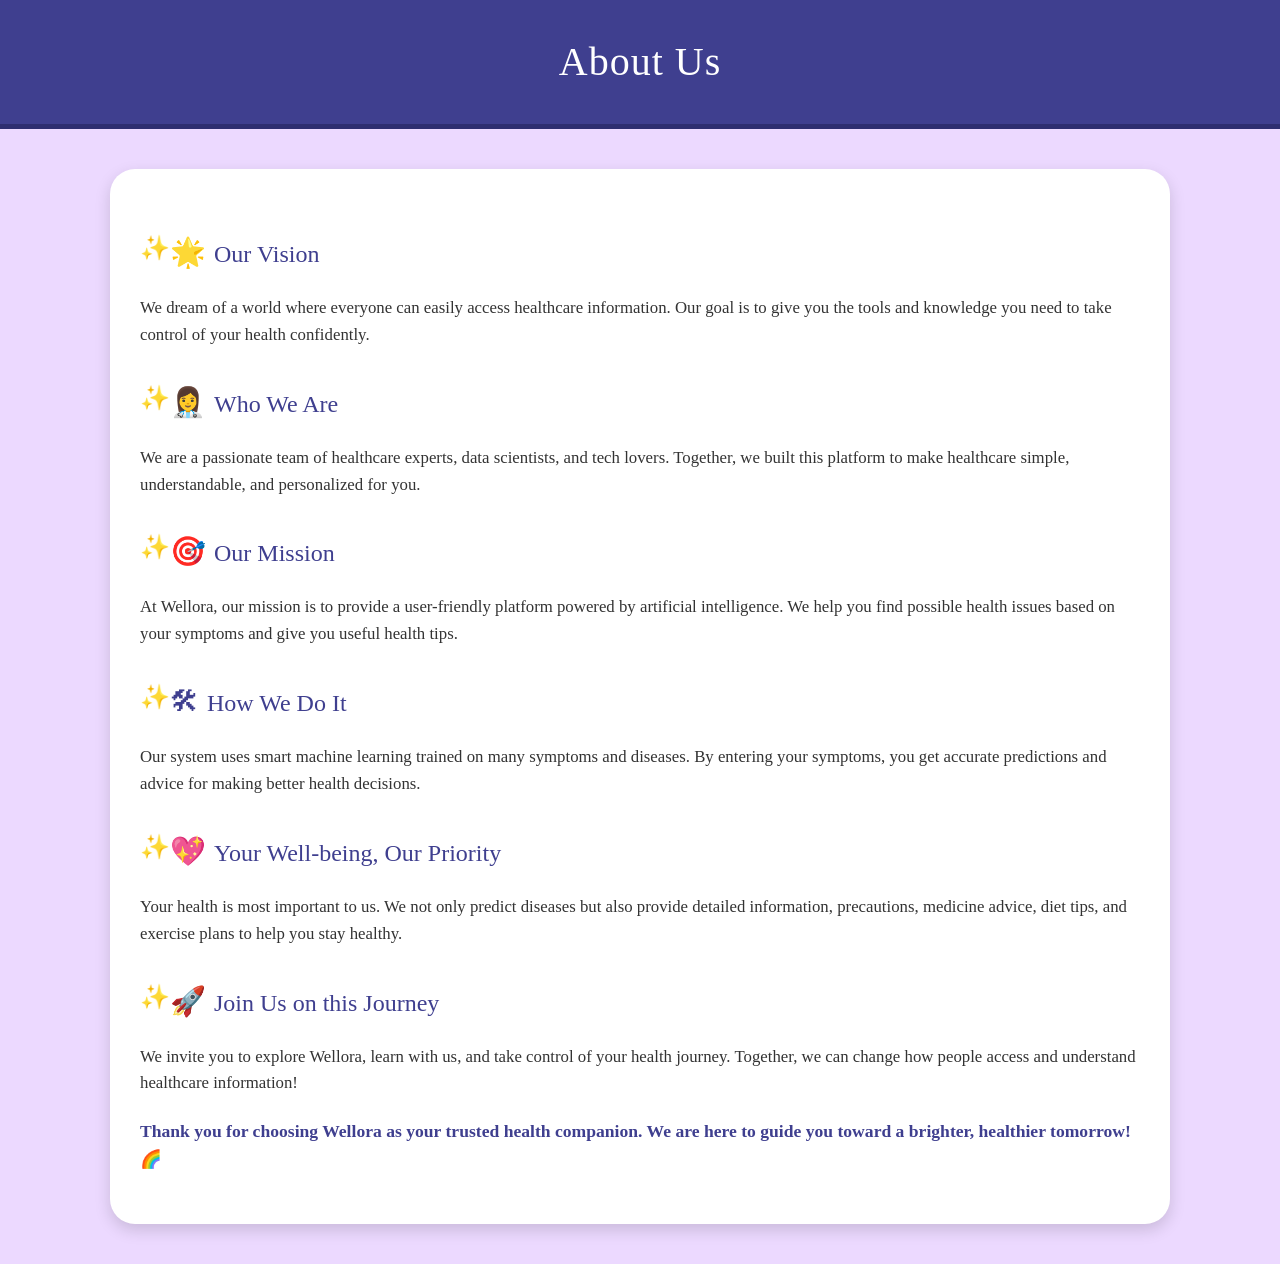
<file: templates/about.html>
<!DOCTYPE html>
<html lang="en">
<head>
  <meta charset="UTF-8">
  <meta name="viewport" content="width=device-width, initial-scale=1">
  <title>About Us - Wellora</title>
  <style>
    body {
      font-family: 'Times New Roman', Times, serif;
      line-height: 1.6;
      margin: 0;
      padding: 0;
      background-color: #ecd9ff;
      color: #333;
      display: flex;
      flex-direction: column;
      align-items: center;
    }

    header {
      background-color: #3f3f8f;
      color: white;
      padding: 30px 0;
      text-align: center;
      font-size: 2.5em;
      font-weight: normal;
      letter-spacing: 1px;
      width: 100%;
      border-bottom: 5px solid #2e2e70;
    }

    .container {
      width: 90%;
      max-width: 1000px;
      background: #fff;
      margin: 40px auto;
      padding: 30px;
      border-radius: 25px;
      box-shadow: 0 6px 16px rgba(0, 0, 0, 0.15);
    }

    h2 {
      color: #3f3f8f;
      margin-top: 30px;
      position: relative;
      padding-left: 30px;
      font-weight: normal;
    }

    h2::before {
      content: "✨";
      position: absolute;
      left: 0;
      top: 0;
    }

    p {
      margin-bottom: 20px;
      font-size: 1.05em;
    }

    .highlight {
      color: #3f3f8f;
      font-weight: bold;
      font-size: 1.1em;
    }

    .emoji {
      font-size: 1.2em;
      margin-right: 8px;
    }
  </style>
</head>
<body>

<header>About Us</header>

<div class="container">
  <h2><span class="emoji">🌟</span>Our Vision</h2>
  <p>We dream of a world where everyone can easily access healthcare information. Our goal is to give you the tools and knowledge you need to take control of your health confidently.</p>

  <h2><span class="emoji">👩‍⚕</span>Who We Are</h2>
  <p>We are a passionate team of healthcare experts, data scientists, and tech lovers. Together, we built this platform to make healthcare simple, understandable, and personalized for you.</p>

  <h2><span class="emoji">🎯</span>Our Mission</h2>
  <p>At Wellora, our mission is to provide a user-friendly platform powered by artificial intelligence. We help you find possible health issues based on your symptoms and give you useful health tips.</p>

  <h2><span class="emoji">🛠</span>How We Do It</h2>
  <p>Our system uses smart machine learning trained on many symptoms and diseases. By entering your symptoms, you get accurate predictions and advice for making better health decisions.</p>

  <h2><span class="emoji">💖</span>Your Well-being, Our Priority</h2>
  <p>Your health is most important to us. We not only predict diseases but also provide detailed information, precautions, medicine advice, diet tips, and exercise plans to help you stay healthy.</p>

  <h2><span class="emoji">🚀</span>Join Us on this Journey</h2>
  <p>We invite you to explore Wellora, learn with us, and take control of your health journey. Together, we can change how people access and understand healthcare information!</p>

  <p class="highlight">Thank you for choosing Wellora as your trusted health companion. We are here to guide you toward a brighter, healthier tomorrow! 🌈</p>
</div>

</body>
</html>
</file>
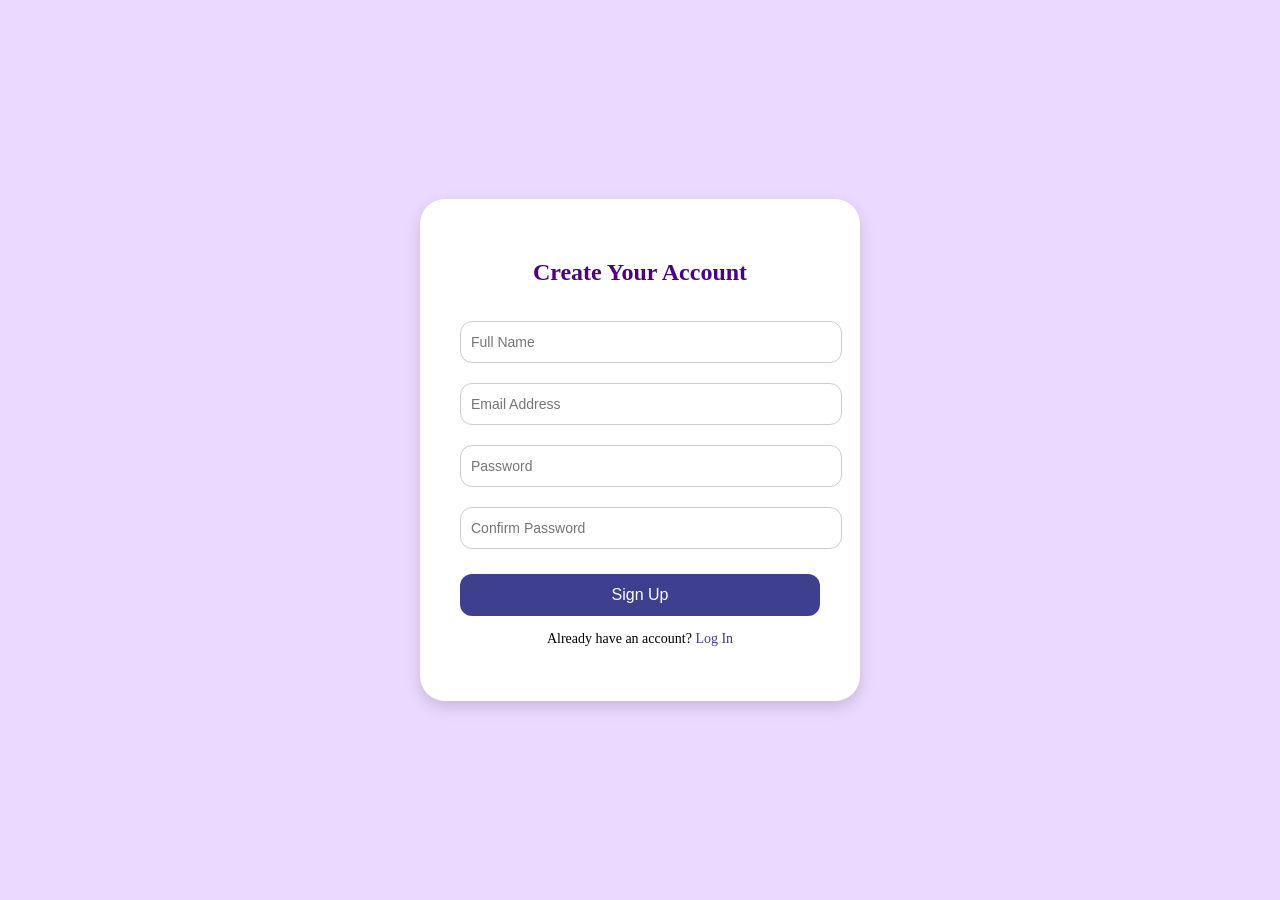
<file: templates/signup.html>
<!DOCTYPE html>
<html lang="en">
<head>
  <meta charset="UTF-8" />
  <meta name="viewport" content="width=device-width, initial-scale=1.0"/>
  <title>Sign Up - Wellora</title>
  <style>
    body {
      margin: 0;
      padding: 0;
      font-family: 'Times New Roman', Times, serif;
      background-color: #ecd9ff;
      display: flex;
      justify-content: center;
      align-items: center;
      height: 100vh;
    }

    .signup-container {
      background-color: #ffffff;
      padding: 40px;
      border-radius: 25px;
      box-shadow: 0 6px 16px rgba(0, 0, 0, 0.15);
      width: 360px;
      text-align: center;
    }

    .signup-container h2 {
      margin-bottom: 25px;
      color: #4b0082;
    }

    .signup-container input {
      width: 100%;
      padding: 12px 10px;
      margin: 10px 0;
      border: 1px solid #ccc;
      border-radius: 12px;
      font-size: 14px;
    }

    .signup-container button {
      width: 100%;
      padding: 12px;
      background-color: #3f3f8f;
      border: none;
      color: white;
      font-size: 16px;
      border-radius: 12px;
      cursor: pointer;
      margin-top: 15px;
      transition: background-color 0.3s;
    }

    .signup-container button:hover {
      background-color: #2e2e70;
    }

    .signup-container p {
      margin-top: 15px;
      font-size: 14px;
    }

    .signup-container a {
      color: #3f3f8f;
      text-decoration: none;
    }

    .error {
      color: red;
      font-size: 13px;
      margin: 0;
      text-align: left;
    }
  </style>
</head>
<body>
  <div class="signup-container">
    <h2>Create Your Account</h2>
    <form action="/signup" method="POST" onsubmit="return validateForm()">
      <input type="text" id="name" name="name" placeholder="Full Name" required />
      <input type="email" id="email" name="email" placeholder="Email Address" required />
      <input type="password" id="password" name="password" placeholder="Password" required />
      <input type="password" id="confirm_password" name="confirm_password" placeholder="Confirm Password" required />
      <button type="submit">Sign Up</button>
      <p>Already have an account? <a href="{{ url_for('login') }}">Log In</a></p>
    </form>
  </div>

  <script>
    function validateForm() {
      const name = document.getElementById("name").value.trim();
      const email = document.getElementById("email").value.trim();
      const password = document.getElementById("password").value;
      const confirmPassword = document.getElementById("confirm_password").value;

      if (name.length < 3) {
        alert("Name must be at least 3 characters long.");
        return false;
      }
      const emailPattern = /^[^ ]+@[^ ]+\.[a-z]{2,3}$/;
      if (!email.match(emailPattern)) {
        alert("Please enter a valid email address.");
        return false;
      }

      if (password.length < 6) {
        alert("Password must be at least 6 characters long.");
        return false;
      }
      if (password !== confirmPassword) {
        alert("Passwords do not match.");
        return false;
      }

      return true;
    }
  </script>
</body>
</html>
</file>
